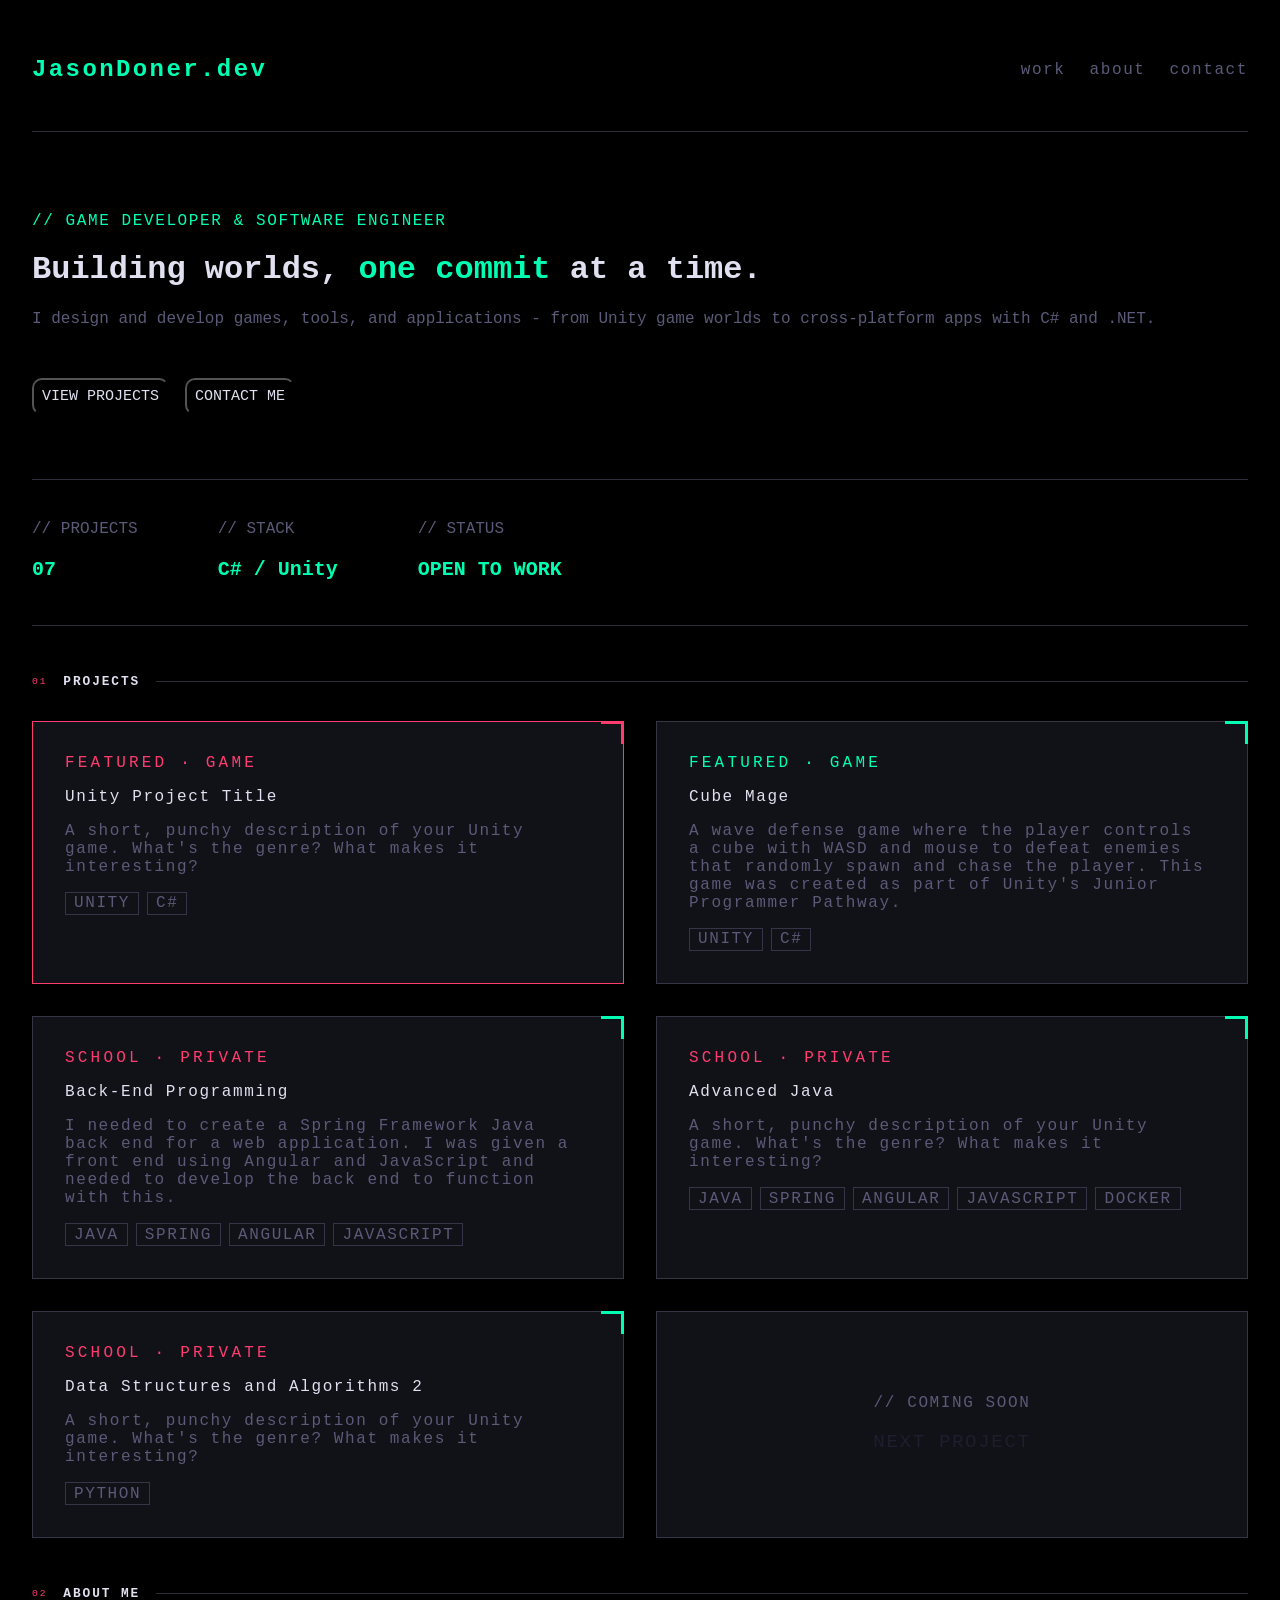
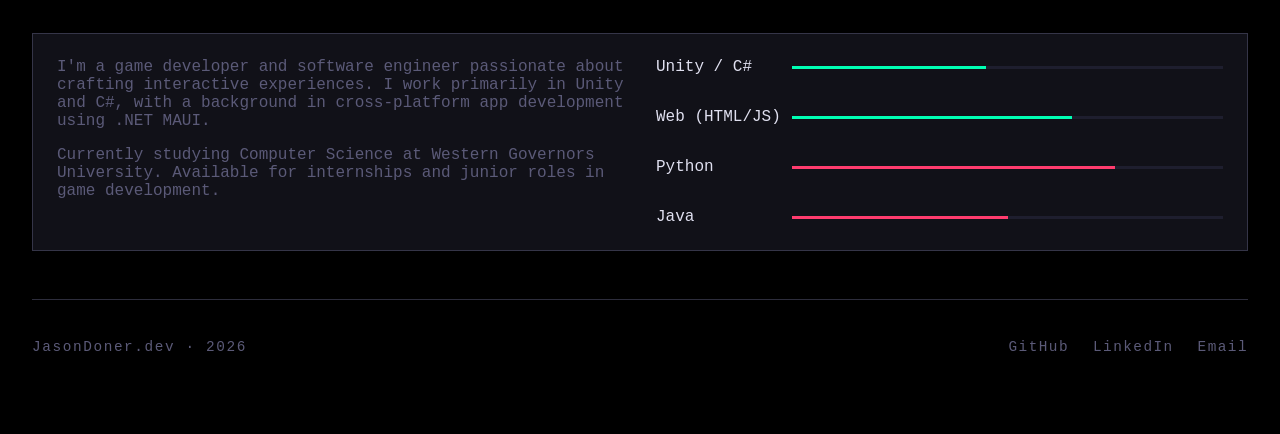
<file: index.html>
<!DOCTYPE html>
<html lang="en">

<head>
    <meta charset="UTF-8" />
    <meta name="viewport" content="width=device-width, initial-scale=1.0" />
    <title>JasonDoner.dev</title>
    <link rel="stylesheet" href="./css/style.css" />
</head>

<body>
    <div class="portfolio">

        <nav>
            <p class="logo">JasonDoner.dev</p>
            <div class="nav-links">
                <a href="#">work</a>
                <a href="#">about</a>
                <a href="#">contact</a>
            </div>
        </nav>

        <div class="hero">
            <p class="hero-tag">// GAME DEVELOPER &amp; SOFTWARE ENGINEER</p>
            <h1>Building worlds, <span>one commit</span> at a time.</h1>
            <p>I design and develop games, tools, and applications - from Unity game worlds to cross-platform apps with
                C# and .NET.</p>

            <div class="hero-btns">
                <button onclick="document.getElementById('projects').scrollIntoView({ behavior: 'smooth' })">VIEW
                    PROJECTS</button>
                <button>CONTACT ME</button>
            </div>
        </div>

        <div class="status-bar">
            <div>
                <p class="status-label">// PROJECTS</p>
                <p class="status-value">07</p>
            </div>
            <div>
                <p class="status-label">// STACK</p>
                <p class="status-value">C# / Unity</p>
            </div>
            <div>
                <p class="status-label">// STATUS</p>
                <p class="status-value">OPEN TO WORK</p>
            </div>
        </div>

        <div class="section-header" id="projects">
            <div class="section-num">01</div>
            <div class="section-title">PROJECTS</div>
            <div class="section-line"></div>
        </div>

        <div class="project-cards">
            <a href="#">
                <article class="project" id="featured">
                    <div class="card-corner"></div>
                    <p class="project-class red">FEATURED &middot; GAME</p>
                    <h3 class="project-title">Unity Project Title</h3>
                    <p class="project-description">A short, punchy description of your Unity game. What's the
                        genre? What makes it interesting?
                    </p>

                    <div class="project-stack">
                        <p class="stack-item">UNITY</p>
                        <p class="stack-item">C#</p>
                    </div>
                </article>
            </a>
            <a href="https://play.unity.com/en/games/7f9e4195-8fb7-4ba8-b4c2-1aff34b3bc8b/cube-mage" target="_blank"
                rel="noopener noreferrer">
                <article class="project">
                    <div class="card-corner"></div>
                    <p class="project-class green">FEATURED &middot; GAME</p>
                    <h3 class="project-title">Cube Mage</h3>
                    <p class="project-description">A wave defense game where the player controls a cube with WASD and
                        mouse
                        to defeat enemies that randomly spawn and chase the player. This game was created as part of
                        Unity's
                        Junior Programmer Pathway.
                    </p>

                    <div class="project-stack">
                        <p class="stack-item">UNITY</p>
                        <p class="stack-item">C#</p>
                    </div>
                </article>
            </a>
            <a href="#">
                <article class="project">
                    <div class="card-corner"></div>
                    <p class="project-class red">SCHOOL &middot; PRIVATE</p>
                    <h3 class="project-title">Back-End Programming</h3>
                    <p class="project-description">I needed to create a Spring Framework Java back end for a web application.
                        I was given a front end using Angular and JavaScript and needed to develop the back end to function with
                        this.
                    </p>

                    <div class="project-stack">
                        <p class="stack-item">JAVA</p>
                        <p class="stack-item">SPRING</p>
                        <p class="stack-item">ANGULAR</p>
                        <p class="stack-item">JAVASCRIPT</p>
                    </div>
                </article>
            </a>
            <a href="#">
                <article class="project">
                    <div class="card-corner"></div>
                    <p class="project-class red">SCHOOL &middot; PRIVATE</p>
                    <h3 class="project-title">Advanced Java</h3>
                    <p class="project-description">A short, punchy description of your Unity game. What's the genre?
                        What makes it interesting?
                    </p>

                    <div class="project-stack">
                        <p class="stack-item">JAVA</p>
                        <p class="stack-item">SPRING</p>
                        <p class="stack-item">ANGULAR</p>
                        <p class="stack-item">JAVASCRIPT</p>
                        <P class="stack-item">DOCKER</P>
                    </div>
                </article>
            </a>
            <a href="#">
                <article class="project">
                    <div class="card-corner"></div>
                    <p class="project-class red">SCHOOL &middot; PRIVATE</p>
                    <h3 class="project-title">Data Structures and Algorithms 2</h3>
                    <p class="project-description">A short, punchy description of your Unity game. What's the genre?
                        What makes it interesting?
                    </p>

                    <div class="project-stack">
                        <p class="stack-item">PYTHON<p>
                    </div>
                </article>
            </a>
            <a href="#">
                <article class="project coming-soon">
                    <p class="project-description">// COMING SOON</p>
                    <p class="next-project-tag">NEXT PROJECT</p>
                </article>
            </a>
        </div>

        <div class="section-header">
            <div class="section-num">02</div>
            <div class="section-title">ABOUT ME</div>
            <div class="section-line"></div>
        </div>

        <div class="about-me-container">
            <div class="bio">
                <p>I'm a game developer and software engineer passionate about crafting interactive experiences. I
                    work primarily in Unity and C#, with a background in cross-platform app development using .NET
                    MAUI.</p>
                <p>Currently studying Computer Science at Western Governors University. Available for internships
                    and junior roles in
                    game development.</p>
            </div>
            <div class="skills-list">
                <div class="skill">
                    <span class="skill-name">Unity / C#</span>
                    <div class="skill-bar">
                        <div class="skill-fill green" style="width: 45%"></div>
                    </div>
                </div>
                <div class="skill">
                    <span class="skill-name">Web (HTML/JS)</span>
                    <div class="skill-bar">
                        <div class="skill-fill green" style="width: 65%"></div>
                    </div>
                </div>
                <div class="skill">
                    <span class="skill-name">Python</span>
                    <div class="skill-bar">
                        <div class="skill-fill red" style="width: 75%"></div>
                    </div>
                </div>
                <div class="skill">
                    <span class="skill-name">Java</span>
                    <div class="skill-bar">
                        <div class="skill-fill red" style="width: 50%"></div>
                    </div>
                </div>
            </div>
        </div>

        <footer>
            <p class="footer-logo">JasonDoner.dev &middot; 2026</p>
            <div class="footer-links">
                <a href="#">GitHub</a>
                <a href="#">LinkedIn</a>
                <a href="#">Email</a>
            </div>
        </footer>
    </div>
</body>

</html>
</file>
<file: css/style.css>
.portfolio {
    padding: 1.5rem 1.5rem;
}

/* --------------------Nav Section-------------------- */
nav {
    display: flex;
    flex-direction: column;
    justify-content: space-between;
    align-items: center;
    padding-bottom: 1.5rem;
    border-bottom: 1px solid rgba(91, 90, 120, 0.5);
}

.logo {
    font-family: 'Orbitron', monospace;
    color: #00ffb3;
    font-weight: bold;
    font-size: 1.5rem;
    letter-spacing: 0.1em;
}

.nav-links {
    display: flex;
    gap: 1.5rem;
}

.nav-links a {
    color: #5b5a78;
    text-decoration: none;
    letter-spacing: 0.1em;
}

/* --------------------Hero Section-------------------- */
.hero {
    padding: 4rem 0;
    border-bottom: 1px solid rgba(91, 90, 120, 0.5);
}

.hero-tag {
    font-family: 'Orbitron', monospace;
    color: #00ffb3;
    /*color: rgb(0, 254, 186);*/
    letter-spacing: 0.1em;
}

.hero span {
    color: #00ffb3;
}

.hero-btns {
    display: flex;
    gap: 1rem;
    margin-top: 50px;
}

.hero-btns button {
    font-family: 'Orbitron', monospace;
    font-size: 15px;
    padding: 0.5rem;
    color: #e0e0f0;
    background-color: black;
    border-radius: 10px;
}

/* --------------------Status Section-------------------- */
.status-bar {
    display: flex;
    gap: 0rem 5rem;
    align-items: center;
    padding: 1.5rem 0;
    margin-bottom: 3rem;
    border-bottom: 1px solid rgba(91, 90, 120, 0.5);
}

.status p {
    margin-top: 5px;
    margin-bottom: 5px;
}

.status-label {
    font-family: 'Orbitron', monospace;
    color: #5b5a78;
}

.status-value {
    font-family: 'Orbitron', monospace;
    color: #00ffb3;
    font-weight: bold;
    font-size: 1.25rem;
}

/* ---------------------Section Header-------------------- */
.section-header {
    display: flex;
    align-items:center;
    gap: 1rem;
    margin-bottom: 2rem;
}

.section-num {
    font-family: 'Orbitron', monospace;
    font-size: 0.6rem;
    color: #ff3c6e;
    letter-spacing: 0.2em;
}

.section-title {
    font-family: 'Orbitron', monospace;
    font-size: 0.8rem;
    font-weight: 700;
    letter-spacing: 0.15em;
    color: #e0e0f0;
}

.section-line {
    flex: 1;
    height: 1px;
    background:rgba(91, 90, 120, 0.5);
}

/* --------------------Project Section-------------------- */
.project-cards {
    display: grid;
    grid-template-columns: 1fr;
    gap: 2rem;
    width: 100%;
    margin-bottom: 3rem;
}

.project-cards a {
    display: flex;
    text-decoration: none;
}

.project {
    padding: 1rem 1.5rem;
    border: 1px solid rgba(91, 90, 120, 0.5);
    background: #111118;
    position: relative;
    cursor: pointer;
    transition: border-color 0.2s, transform 0.2s;
    flex: 1;
}

.coming-soon {
    text-align: center;
    align-content: center;
}

.project:hover {
    border-color: #00ffb3;
    transform: translateY(-0.2rem);
}

.coming-soon:hover {
    border-style: dashed;
}

.card-corner {
  content: "";
  position: absolute;
  top: -1px;    /* Pull slightly outside parent border */
  right: -1px;
  width: 20px;
  height: 20px;
  border-top: 3px solid #00ffb3;  /* Accent color */
  border-right: 3px solid #00ffb3;
}

.project-class {
    letter-spacing: 0.2rem;
}

.project .red {
    color: #ff3c6e;
}

.project .green {
    color: #00ffb3;
}

.project-class, .project-title, .project-description {
    margin: 1rem 0.5rem;
}

.project-stack {
    display: flex;
    flex-wrap: wrap;
    margin: 0 0.5rem;
    gap: 0.5rem;
}

.stack-item {
    color: #5b5a78;
    border: 1px solid rgba(91, 90, 120, 0.5);
    padding: 0.1rem 0.5rem;
    margin-top: 0;
}

#featured {
    border: 1px solid #ff3c6e;
}

#featured .card-corner {
    border-color: #ff3c6e;
}

.coming-soon .project-description {
    letter-spacing: 0.1rem;
}

.next-project-tag {
    font-size: 1.2rem;
    color: #1e1e2e;
}

/* --------------------About Me Section-------------------- */
.about-me-container {
    display: grid;
    padding: 1.5rem 1.5rem;
    margin-bottom: 3rem;
    grid-template-columns: repeat(1, 1fr);
    gap: 2rem;
    border: 1px solid rgba(91, 90, 120, 0.5);
    background-color: #111118;
}

.bio p {
    margin-top: 0;
}

.skills-list {
    display: flex;
    flex-direction: column;
    gap: 2rem;
}

.skill {
    display: flex;
    align-items: center;
    gap: 0.5rem;
}

.skill-name {
    width: 8rem;
    color: #e0e0f0;
}

.skill-bar {
    flex-grow: 1;
    height: 3px;
    background: #1e1e2e;
}

.skill-fill.green{
    height: 3px;
    background: #00ffb3;
}

.skill-fill.red {
    height: 3px;
    background: #ff3c6e;
}

/* ---------------------Footer Section--------------------- */
footer {
    display: flex;
    flex-direction: column;
    align-items: center;
    justify-content: space-between;
    padding-top: 1.5rem;
    font-size: 0.9rem;
    border-top: 1px solid rgba(91, 90, 120, 0.5);
}

.footer-logo {
    letter-spacing: 0.1rem;
}

.footer-links {
    display: flex;
    gap: 1.5rem;
}

/* --------------------Generic Elements-------------------- */
a {
    color: #5b5a78;
    text-decoration: none;
    letter-spacing: 0.1em;
}

a:hover {
    color: #00ffb3;
}

div > h2 > span {
    color: #ff3c6e;
}

body {
    font-family: 'IBM Plex Mono', monospace;
    background-color: black;
}

p {
    font-family: 'Orbitron', monospace;
    color: #5b5a78;
}

h1 {
    font-family: 'Orbitron', monospace;
    font-weight: 900;
    color: #e0e0f0;
}

h2 {
    font-family: 'Orbitron', monospace;
    font-size: 1rem;
    font-weight: 100;
    letter-spacing: 0.1rem;
    color: #e0e0f0;
}

h3 {
    font-family: 'Orbitron', monospace;
    font-size: 1rem;
    font-weight: 100;
    color: #e0e0f0;
}

/* --------------------Media Queries-------------------- */
@media (min-width: 640px) {

}

@media (min-width: 768px) {
    nav {
        flex-direction: row;
    }

    .project-cards {
        grid-template-columns: repeat(2, 1fr);
    }

    .about-me-container {
        grid-template-columns: repeat(2, 1fr);
    }

    footer {
        flex-direction: row;
    }
}
</file>
